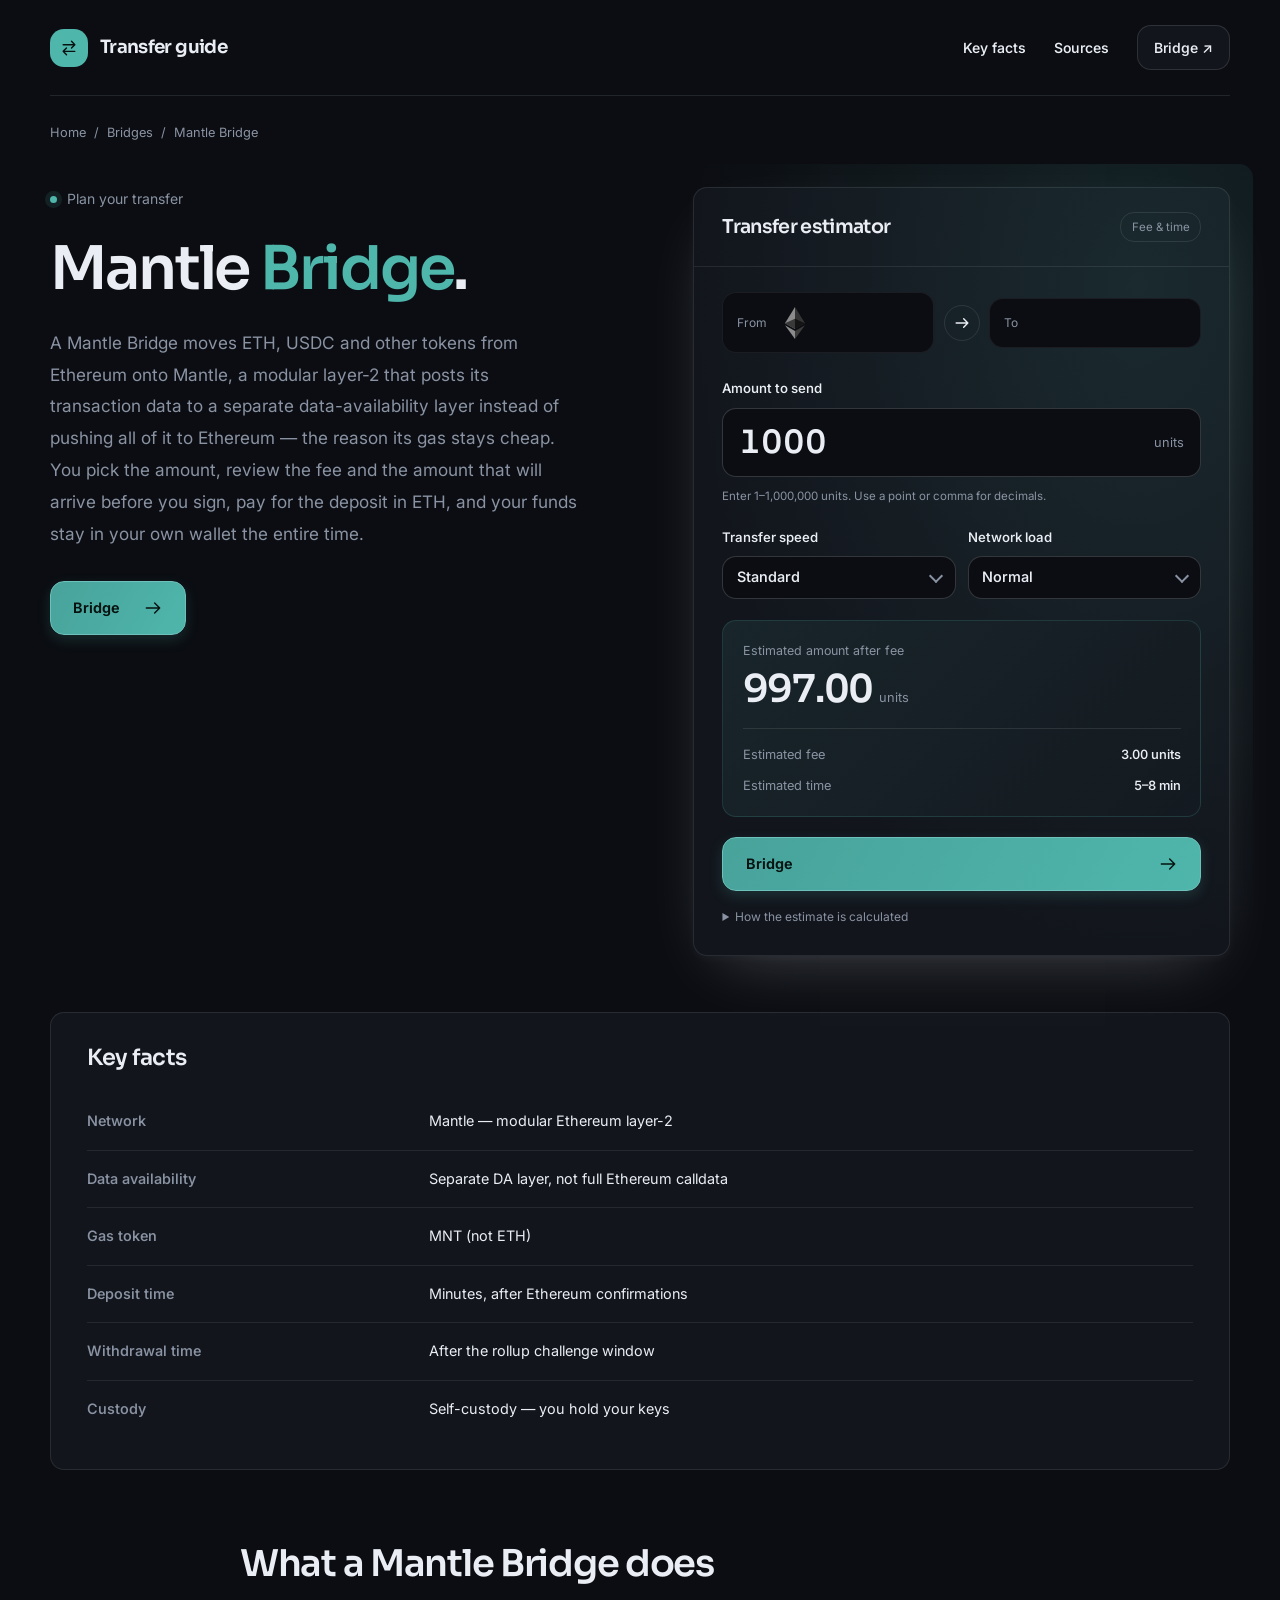
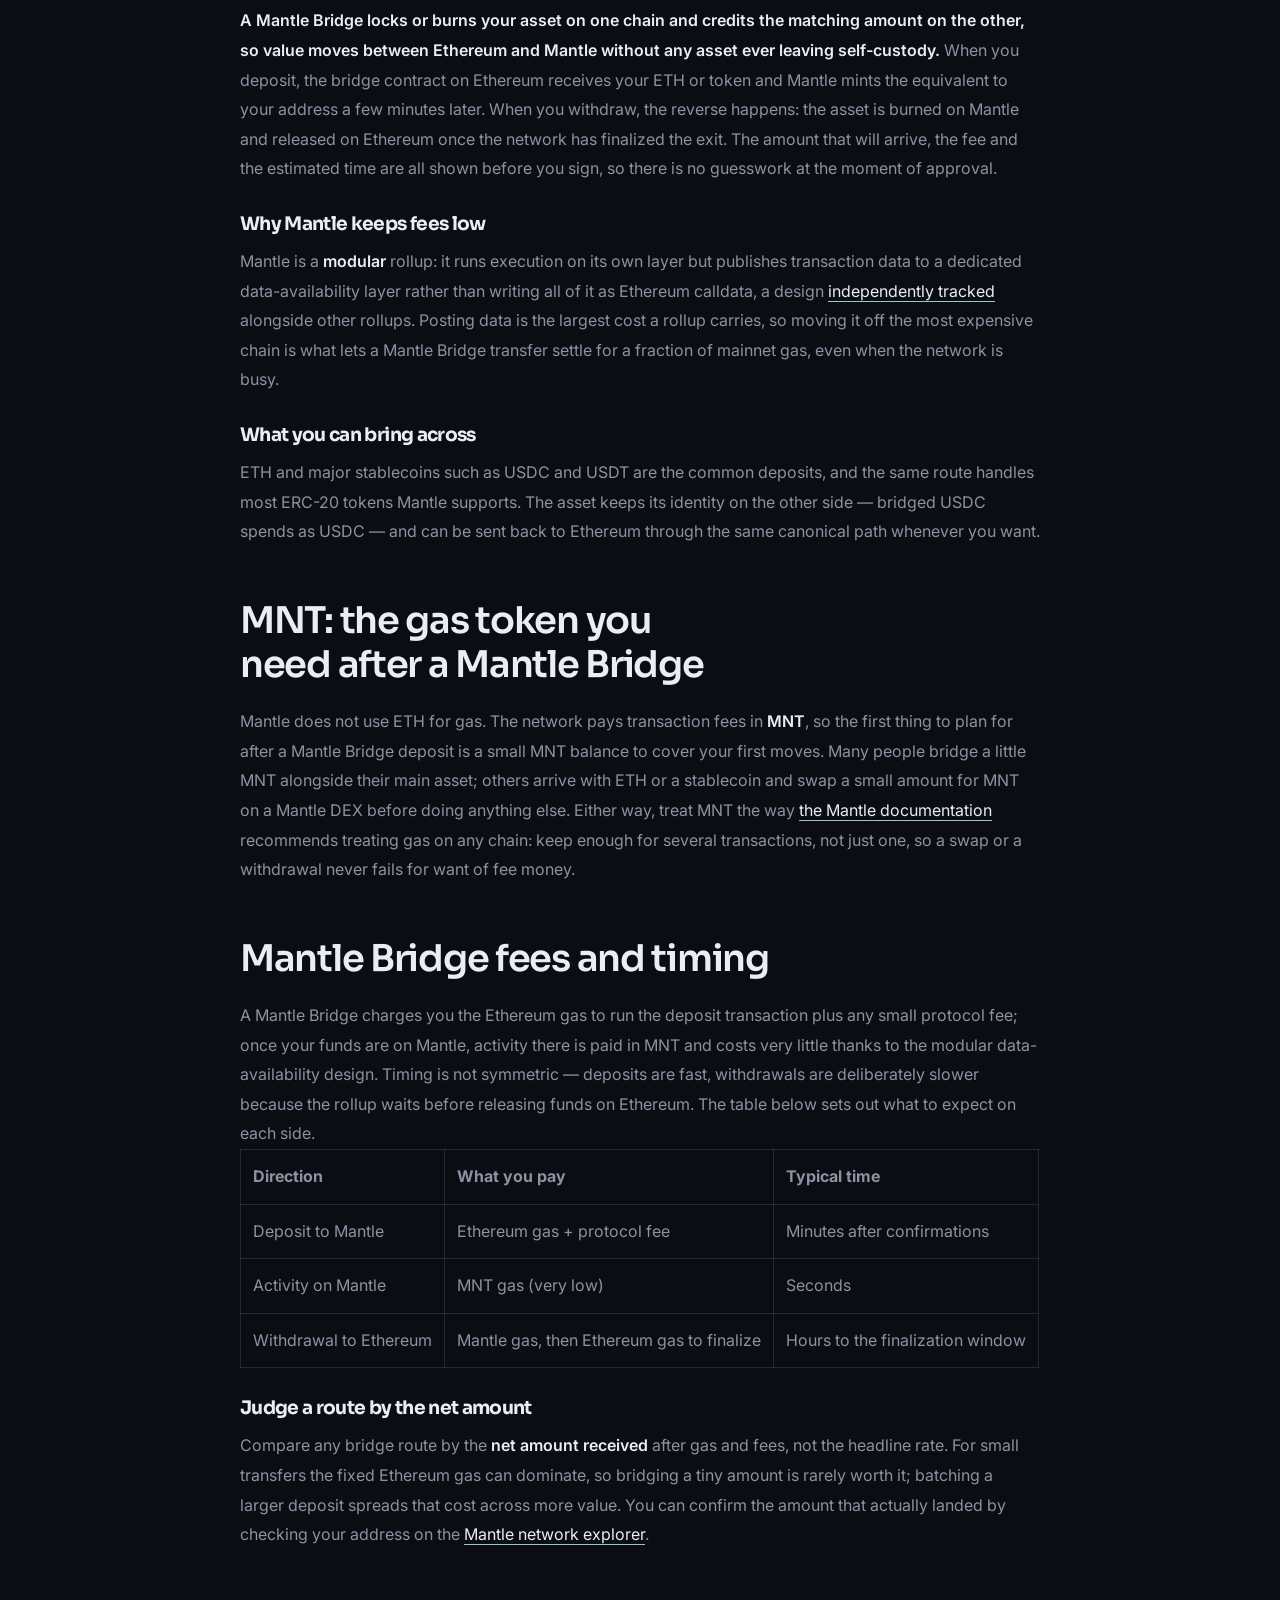
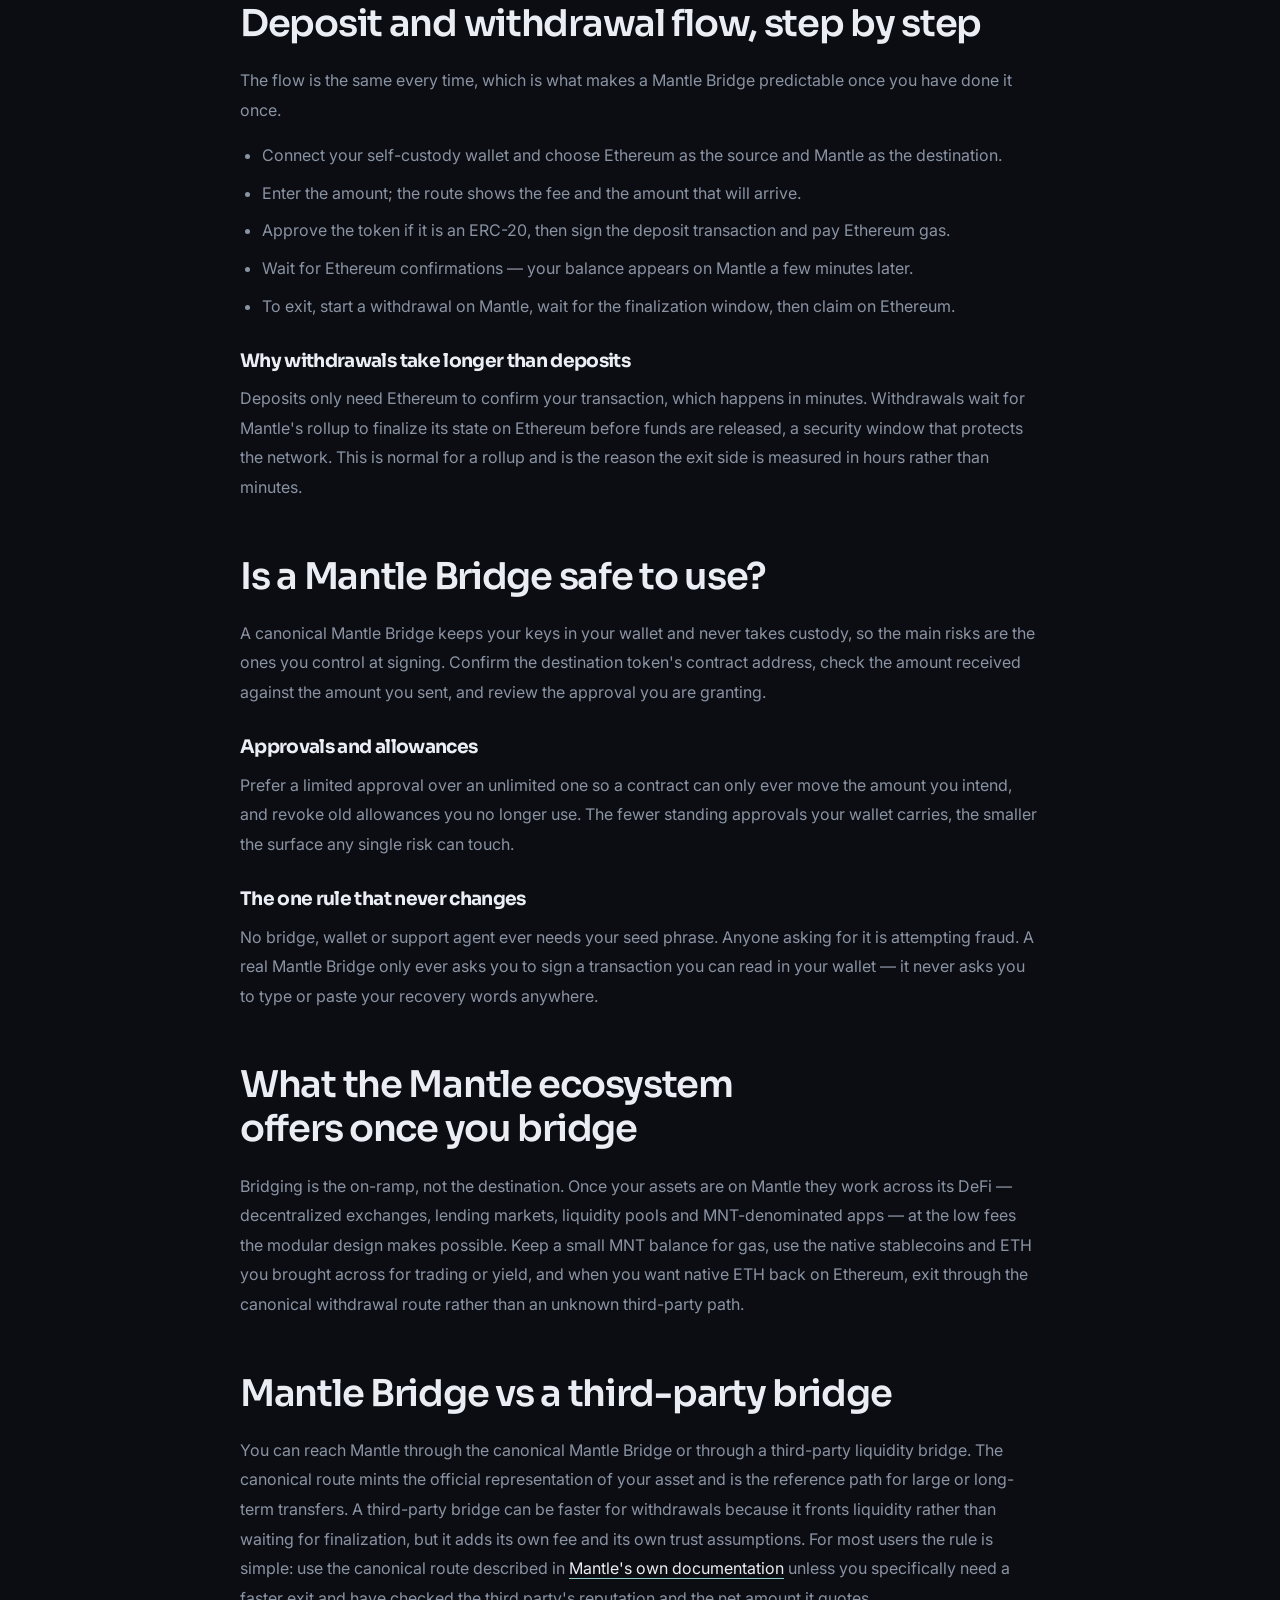
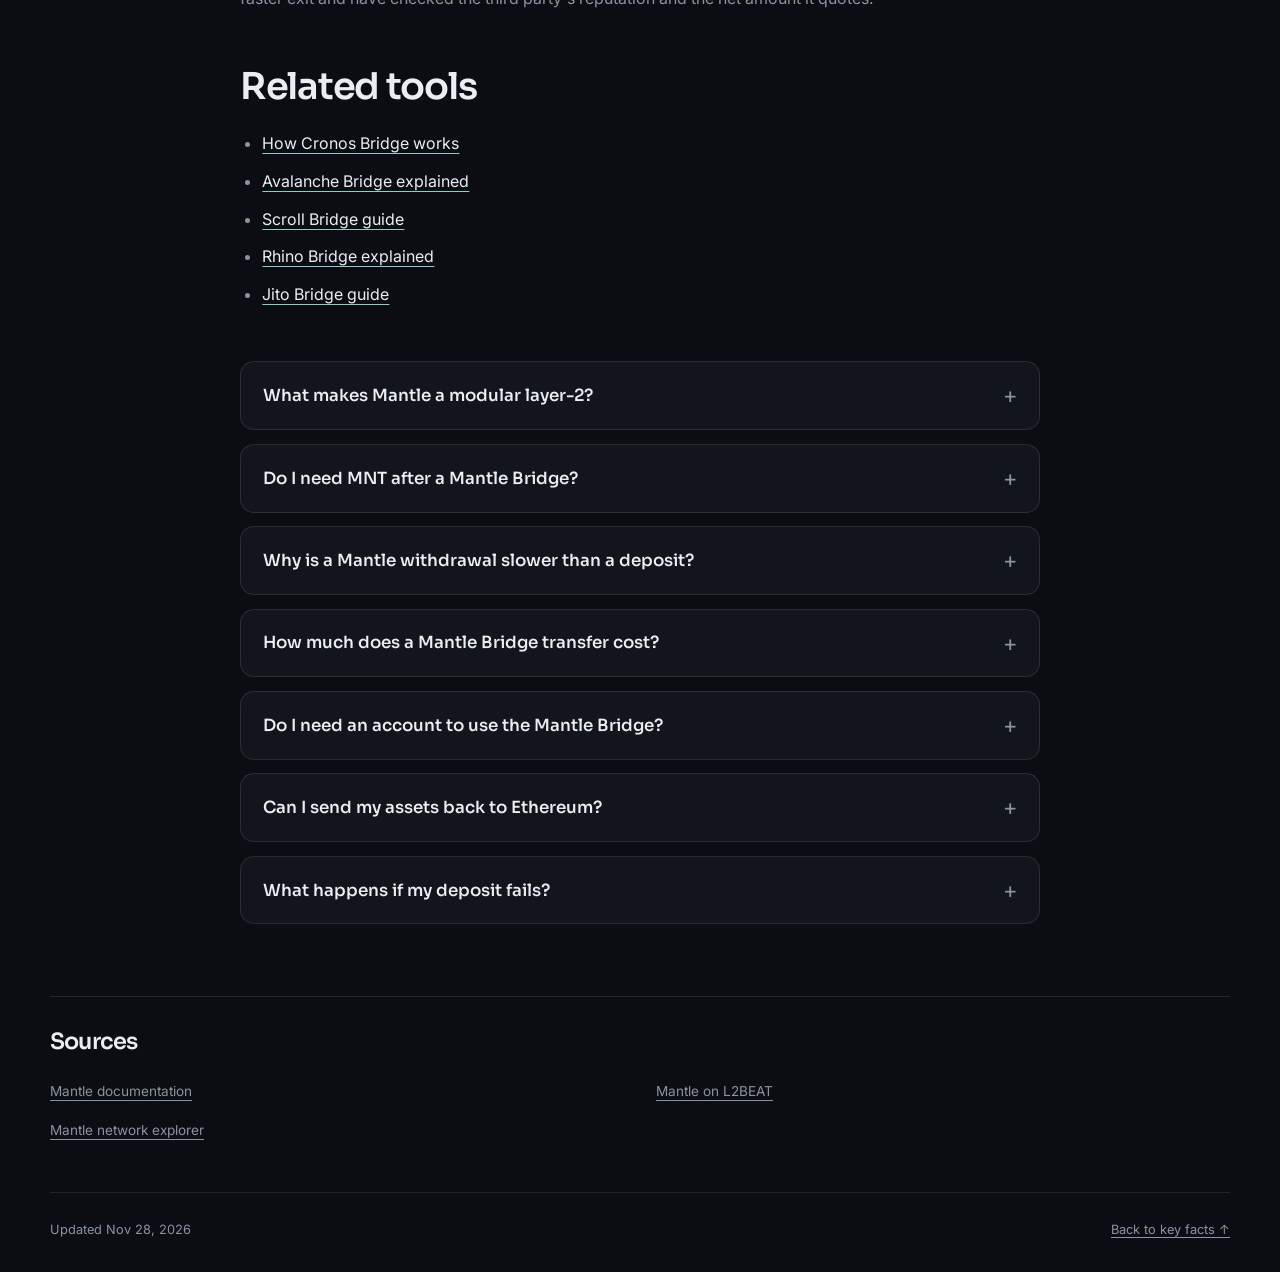
<file: index.html>
<!doctype html>
<html lang="en">
<head>
<meta charset="utf-8">
<meta name="viewport" content="width=device-width, initial-scale=1">
<title>Mantle Bridge — Move ETH & Tokens to Mantle L2</title>
<meta name="description" content="Use the Mantle Bridge to bring ETH, USDC and tokens onto Mantle, a modular L2 with its own data-availability layer and MNT gas token. See fees and timing before you sign, and keep your own keys.">
<link rel="canonical" href="https://bridge-mantle.github.io/">
<meta property="og:type" content="website">
<meta property="og:title" content="Mantle Bridge">
<meta property="og:description" content="Use the Mantle Bridge to bring ETH, USDC and tokens onto Mantle, a modular L2 with its own data-availability layer and MNT gas token. See fees and timing before you sign, and keep your own keys.">
<meta property="og:url" content="https://bridge-mantle.github.io/">
<meta property="og:image" content="https://bridge-mantle.github.io/og.png">
<meta name="twitter:card" content="summary_large_image">
<meta name="twitter:title" content="Mantle Bridge">
<meta name="twitter:description" content="Use the Mantle Bridge to bring ETH, USDC and tokens onto Mantle, a modular L2 with its own data-availability layer and MNT gas token. See fees and timing before you sign, and keep your own keys.">
<meta name="twitter:image" content="https://bridge-mantle.github.io/og.png">
<link rel="preconnect" href="https://fonts.googleapis.com"><link rel="preconnect" href="https://fonts.gstatic.com" crossorigin><link rel="stylesheet" href="https://fonts.googleapis.com/css2?family=Inter:wght@400;500;600;700&family=Sora:wght@500;600;700&display=swap">
<script type="application/ld+json">{"@context": "https://schema.org", "@graph": [{"@type": "WebSite", "@id": "https://bridge-mantle.github.io/#website", "url": "https://bridge-mantle.github.io/", "name": "Mantle Bridge — Move ETH & Tokens to Mantle L2"}, {"@type": "WebPage", "@id": "https://bridge-mantle.github.io/#webpage", "url": "https://bridge-mantle.github.io/", "name": "Mantle Bridge — Move ETH & Tokens to Mantle L2", "isPartOf": {"@id": "https://bridge-mantle.github.io/#website"}, "description": "Use the Mantle Bridge to bring ETH, USDC and tokens onto Mantle, a modular L2 with its own data-availability layer and MNT gas token. See fees and timing before you sign, and keep your own keys.", "datePublished": "2026-11-28", "dateModified": "2026-11-28"}, {"@type": "SoftwareApplication", "name": "Mantle Bridge", "applicationCategory": "FinanceApplication", "operatingSystem": "Web", "offers": {"@type": "Offer", "price": "0", "priceCurrency": "USD"}}, {"@type": "BreadcrumbList", "itemListElement": [{"@type": "ListItem", "position": 1, "name": "Home", "item": "https://bridge-mantle.github.io/"}, {"@type": "ListItem", "position": 2, "name": "Bridges"}, {"@type": "ListItem", "position": 3, "name": "Mantle Bridge"}]}, {"@type": "FAQPage", "mainEntity": [{"@type": "Question", "name": "What makes Mantle a modular layer-2?", "acceptedAnswer": {"@type": "Answer", "text": "Mantle runs execution on its own layer but posts transaction data to a separate data-availability layer instead of writing all of it to Ethereum. Keeping that data off the most expensive chain is what lets a Mantle Bridge transfer settle cheaply even when the network is busy."}}, {"@type": "Question", "name": "Do I need MNT after a Mantle Bridge?", "acceptedAnswer": {"@type": "Answer", "text": "Yes. Gas on Mantle is paid in MNT, not ETH, so keep a small MNT balance to cover your first transactions. You can bridge a little MNT with your main asset or swap for it on a Mantle DEX after you arrive."}}, {"@type": "Question", "name": "Why is a Mantle withdrawal slower than a deposit?", "acceptedAnswer": {"@type": "Answer", "text": "Deposits credit on Mantle within minutes of your Ethereum transaction confirming. Withdrawals wait for the rollup to finalize its state on Ethereum before releasing funds, a security window that is measured in hours rather than minutes."}}, {"@type": "Question", "name": "How much does a Mantle Bridge transfer cost?", "acceptedAnswer": {"@type": "Answer", "text": "You pay Ethereum gas plus any small protocol fee to deposit; activity on Mantle itself is paid in MNT and costs very little. Compare routes by the net amount received after gas and fees rather than the headline figure."}}, {"@type": "Question", "name": "Do I need an account to use the Mantle Bridge?", "acceptedAnswer": {"@type": "Answer", "text": "No. You connect a self-custody wallet and bridge on-chain, with no sign-up and no custody. Your funds stay under your own keys the whole time."}}, {"@type": "Question", "name": "Can I send my assets back to Ethereum?", "acceptedAnswer": {"@type": "Answer", "text": "Yes. The canonical route works both ways: start a withdrawal on Mantle, wait for the finalization window, then claim your funds on Ethereum. A third-party bridge can be faster but adds its own fee and trust assumptions."}}, {"@type": "Question", "name": "What happens if my deposit fails?", "acceptedAnswer": {"@type": "Answer", "text": "A failed transaction reverts and you keep your assets; only the Ethereum gas spent on the attempt is lost. Nothing is credited on Mantle until the deposit confirms."}}]}]}</script>
<style>
:root{--bg:#0B0D12;--surface:#12151C;--text:#EAEEF4;--muted:#8A93A3;--accent:#4FB6AC;--accent-ink:#06120F;--radius:14px;--display:"Sora";--body:"Inter"}
*{box-sizing:border-box}
html{scroll-behavior:smooth;scroll-padding-top:2rem}
body{margin:0;background:var(--bg);color:var(--text);font:400 1rem/1.7 var(--body);-webkit-font-smoothing:antialiased}
::selection{background:var(--accent);color:var(--accent-ink)}
a{color:var(--text);text-underline-offset:.22em;text-decoration-thickness:1px}
a:hover{color:var(--accent)}
a,input,summary{touch-action:manipulation}
:focus-visible{outline:3px solid var(--accent);outline-offset:5px}
img,svg{max-width:100%;vertical-align:middle}
img{height:auto}
h1,h2,h3,h4,h5,h6{font-family:var(--display);line-height:1.15;letter-spacing:-.035em;text-wrap:balance}
p{margin:0 0 1.25rem}
.c720b68{width:min(1180px,calc(100% - 4rem));margin-inline:auto}
.ce80db8{position:absolute;top:1rem;left:1rem;transform:translateY(-180%);z-index:5;padding:.65rem 1rem;background:var(--surface);border-radius:var(--radius)}
.ce80db8:focus{transform:translateY(0)}
.cc67a18{min-height:96px;display:flex;align-items:center;justify-content:space-between;gap:2rem;border-bottom:1px solid color-mix(in srgb,var(--text) 10%,transparent)}
.c01bf42{display:flex;align-items:center;gap:.75rem;font:650 1.15rem/1.2 var(--display);letter-spacing:-.035em}
.ca13451{display:grid;place-items:center;width:38px;height:38px;background:var(--accent);color:var(--accent-ink);border-radius:var(--radius)}
.c88c880{width:20px;height:20px;fill:none;stroke:var(--text);stroke-width:1.7;stroke-linecap:round;stroke-linejoin:round;flex-shrink:0}
.ca13451 .c88c880,.c7e2d5b .c88c880{stroke:var(--accent-ink)}
.c44c7f0{display:flex;align-items:center;gap:1.75rem;font-size:.875rem;font-weight:550}
.c44c7f0 a{text-decoration:none}
.c44c7f0 .c3800a7{padding:.6rem 1rem;background:var(--surface);border:1px solid color-mix(in srgb,var(--text) 13%,transparent);border-radius:var(--radius)}
.ccacdf8{padding-block:1.6rem .5rem;font-size:.8rem;color:var(--muted);overflow-wrap:anywhere}
.cbaf6b7{display:flex;flex-wrap:wrap;align-items:center;gap:.5rem;list-style:none;padding:0;margin:0;color:var(--muted)}
.cbaf6b7 a{color:var(--muted);text-decoration:none}
.cbaf6b7 a:hover{color:var(--text);text-decoration:underline}
.c372fa5{display:grid;grid-template-columns:minmax(0,1.08fr) minmax(0,1fr);gap:clamp(1.75rem,5vw,4rem);align-items:start;padding-block:2.25rem 3.5rem}
.ccf9a8b{min-width:0}
.c538ec4{display:flex;align-items:center;gap:.6rem;margin-bottom:1.4rem;color:var(--muted);font-size:.875rem}
.c538ec4::before{content:"";width:7px;height:7px;border-radius:50%;background:var(--accent);box-shadow:0 0 0 5px color-mix(in srgb,var(--accent) 12%,transparent)}
h1{font-size:clamp(2.65rem,4.7vw,4.7rem);font-weight:600;margin:0 0 1.5rem;overflow-wrap:anywhere}
h1 em{font-style:normal;color:var(--accent)}
.cc81229{font-size:1.075rem;line-height:1.85;color:var(--muted);max-width:48ch;margin-bottom:2rem}
.c7e2d5b{display:inline-flex;align-items:center;justify-content:center;gap:1.4rem;min-height:52px;padding:.85rem 1.4rem;background:linear-gradient(120deg,color-mix(in srgb,var(--accent) 88%,var(--surface)),var(--accent));color:var(--accent-ink);font-weight:650;font-size:.9rem;text-decoration:none;border:1px solid color-mix(in srgb,var(--accent) 80%,var(--text));border-radius:var(--radius);box-shadow:0 5px 14px color-mix(in srgb,var(--accent) 18%,transparent);transition:transform .18s ease,box-shadow .18s ease}
.c7e2d5b:hover{color:var(--accent-ink);transform:translateY(-2px);box-shadow:0 9px 24px color-mix(in srgb,var(--accent) 25%,transparent)}
.cf40854{position:relative;isolation:isolate;min-width:0;background:var(--surface);border:1px solid color-mix(in srgb,var(--text) 10%,transparent);border-radius:var(--radius);box-shadow:0 24px 65px -28px color-mix(in srgb,var(--text) 28%,transparent),0 3px 10px color-mix(in srgb,var(--text) 4%,transparent)}
.cf40854::before{content:"";position:absolute;inset:-1.5rem;z-index:-1;pointer-events:none;background:radial-gradient(ellipse at 80% 15%,color-mix(in srgb,var(--accent) 13%,transparent),color-mix(in srgb,var(--accent) 0%,transparent) 68%);border-radius:var(--radius)}
.c9f9b2f{display:flex;align-items:center;justify-content:space-between;gap:1rem;padding:1.5rem 1.75rem;border-bottom:1px solid color-mix(in srgb,var(--text) 9%,transparent)}
.c9f9b2f h2{font-size:1.2rem;font-weight:600;margin:0}
.c32f0fc{font-size:.72rem;line-height:1.4;color:var(--muted);padding:.35rem .65rem;border:1px solid color-mix(in srgb,var(--text) 10%,transparent);border-radius:var(--radius)}
.c56bd9b{padding:1.6rem 1.75rem 1.75rem}
.c35fec3{display:grid;grid-template-columns:minmax(0,1fr) 36px minmax(0,1fr);align-items:center;gap:.6rem;margin-bottom:1.5rem}
.c32c9e1{min-width:0;display:flex;align-items:center;gap:.75rem;padding:.85rem;background:var(--bg);border:1px solid color-mix(in srgb,var(--text) 7%,transparent);border-radius:var(--radius)}
.c18907e{font-size:.75rem;color:var(--muted)}
.c292cd0{display:flex;align-items:center;justify-content:center;min-width:0;overflow-wrap:anywhere;line-height:1.25;font-size:.8rem}
.c292cd0 img,.c292cd0 svg{width:32px;max-height:32px;object-fit:contain}
.cdf1d91{display:grid;place-items:center;height:36px;border:1px solid color-mix(in srgb,var(--text) 10%,transparent);border-radius:50%}
.c78f593{display:block;margin-bottom:.5rem;font-size:.825rem;font-weight:550}
.c305c07{display:grid;grid-template-columns:1fr 1fr;gap:.75rem;margin:0 0 1.3rem}
.cfef3f3{min-width:0}
.ce9e3fa{position:relative}
.ce9e3fa::after{content:"";position:absolute;right:.9rem;top:50%;width:.5rem;height:.5rem;border-right:2px solid var(--muted);border-bottom:2px solid var(--muted);transform:translateY(-70%) rotate(45deg);pointer-events:none}
.c5318bc{width:100%;padding:.7rem 2rem .7rem .85rem;background:var(--bg);color:var(--text);border:1px solid color-mix(in srgb,var(--text) 18%,transparent);border-radius:var(--radius);font:550 .9rem/1.3 var(--body);appearance:none;-webkit-appearance:none;cursor:pointer}
.c5318bc:focus-visible{border-color:var(--accent);outline:none;box-shadow:0 0 0 3px color-mix(in srgb,var(--accent) 13%,transparent)}
.c4ec085{display:flex;align-items:center;gap:.5rem;padding:.8rem 1rem;background:var(--bg);border:1px solid color-mix(in srgb,var(--text) 18%,transparent);border-radius:var(--radius)}
.c4ec085:focus-within{border-color:var(--accent);box-shadow:0 0 0 3px color-mix(in srgb,var(--accent) 13%,transparent)}
.c4ec085 input{width:100%;min-width:0;padding:0;border:0;outline:none;background:var(--bg);color:var(--text);font:550 2rem/1.3 var(--display);font-variant-numeric:tabular-nums}
.c4ec085 input::placeholder{color:var(--muted)}
.c6bfbc3{font-size:.8rem;color:var(--muted)}
.ca021da{font-size:.72rem;line-height:1.6;color:var(--muted);margin:.6rem 0 1.3rem}
.c9d7141{font-size:.8rem;color:var(--text);margin:.6rem 0}
[hidden]{display:none!important}
.c28bae5{padding:1.2rem;background:linear-gradient(135deg,color-mix(in srgb,var(--accent) 10%,var(--surface)),color-mix(in srgb,var(--accent) 3%,var(--surface)));border:1px solid color-mix(in srgb,var(--accent) 18%,transparent);border-radius:var(--radius)}
.ccbfd12{display:block;color:var(--muted);font-size:.78rem;margin-bottom:.3rem}
.ca24156{display:block;font:600 clamp(1.9rem,3vw,2.6rem)/1.2 var(--display);letter-spacing:-.045em;font-variant-numeric:tabular-nums;overflow-wrap:anywhere}
.c24ee1d{font:400 .8rem/1.5 var(--body);letter-spacing:0;color:var(--muted)}
.c2ae39a{display:grid;gap:.6rem;margin:1rem 0 0;padding-top:.9rem;border-top:1px solid color-mix(in srgb,var(--text) 10%,transparent);font-size:.8rem}
.c2ae39a div{display:flex;justify-content:space-between;gap:1rem}
.c2ae39a dt{color:var(--muted)}
.c2ae39a dd{margin:0;text-align:right;font-weight:550;font-variant-numeric:tabular-nums}
.cf40854 .c7e2d5b{display:flex;width:100%;margin-top:1.25rem;justify-content:space-between}
.c8733e0{margin-top:1rem;color:var(--muted);font-size:.75rem}
.c8733e0 summary{cursor:pointer;text-underline-offset:.2em}
.c8733e0 summary:hover{color:var(--text)}
.c8733e0 p{margin:.7rem 0 0;line-height:1.7}
.c87820d{padding:2rem 2.25rem;background:var(--surface);border:1px solid color-mix(in srgb,var(--text) 10%,transparent);border-radius:var(--radius)}
.c6d69fd{font-size:1.4rem;font-weight:600;margin:0 0 1.4rem}
.c550157{overflow-x:auto}
.c7d44bf{width:100%;border-collapse:collapse;text-align:left;font-size:.9rem}
.c7d44bf caption{text-align:left;color:var(--muted);padding-bottom:1rem}
.c7d44bf th,.c7d44bf td{padding:1rem 1.1rem;border-bottom:1px solid color-mix(in srgb,var(--text) 9%,transparent);vertical-align:top;overflow-wrap:anywhere}
.c7d44bf th{font-weight:550;color:var(--muted)}
.c7d44bf th:first-child,.c7d44bf td:first-child{padding-left:0}
.c7d44bf th:last-child,.c7d44bf td:last-child{padding-right:0}
.c7d44bf tbody tr:last-child>*{border-bottom:0}
.cc6e05d{width:min(800px,100%);margin:4.5rem auto}
.c1a9628{margin-bottom:3.25rem;scroll-margin-top:2rem}
.cad417e{font:600 clamp(1.65rem,3vw,2.3rem)/1.2 var(--display);letter-spacing:-.035em;margin:0 0 1.25rem;text-wrap:balance}
.c2ed843{color:var(--muted);font:400 1rem/1.85 var(--body);overflow-wrap:anywhere}
.c2ed843 h3,.c2ed843 h4{color:var(--text);margin:1.8rem 0 .8rem}
.c2ed843 strong{color:var(--text);font-weight:600}
.c2ed843 a,.cbab10e a,.cee0090 a{text-decoration-color:color-mix(in srgb,var(--accent) 60%,var(--text))}
.c2ed843 ul,.c2ed843 ol,.cbab10e ul,.cbab10e ol{padding-left:1.4rem}
.c2ed843 li+li,.cbab10e li+li{margin-top:.5rem}
.c2ed843 blockquote{margin:1.8rem 0;padding:.3rem 0 .3rem 1.25rem;border-left:3px solid var(--accent);color:var(--text)}
.c2ed843 blockquote p:last-child{margin-bottom:0}
.c2ed843 table{display:block;max-width:100%;overflow-x:auto;border-collapse:collapse}
.c2ed843 th,.c2ed843 td{padding:.75rem;border:1px solid color-mix(in srgb,var(--text) 12%,transparent);text-align:left}
.c2ed843 code,.c2ed843 pre{font-family:var(--body);background:var(--surface);border-radius:var(--radius)}
.c2ed843 pre{padding:1rem;overflow-x:auto}
.c593ec2{margin:.85rem 0;background:var(--surface);border:1px solid color-mix(in srgb,var(--text) 11%,transparent);border-radius:var(--radius);overflow:hidden}
.c84ec38{position:relative;list-style:none;cursor:pointer;padding:1.3rem 3.8rem 1.3rem 1.4rem;font:550 1.05rem/1.5 var(--display);color:var(--text)}
.c84ec38::-webkit-details-marker{display:none}
.c84ec38::after{content:"+";position:absolute;right:1.4rem;top:1.25rem;font:400 1.4rem/1.2 var(--body);color:var(--muted)}
.c593ec2[open]>.c84ec38::after{content:"−"}
.c593ec2[open]{border-color:color-mix(in srgb,var(--accent) 40%,transparent)}
.c84ec38:focus-visible{outline-offset:-5px}
.cbab10e{padding:0 1.4rem 1.4rem;color:var(--muted);font-size:.95rem;line-height:1.8;overflow-wrap:anywhere}
.cbab10e p:last-child{margin-bottom:0}
.cea3114{padding:2rem 0 3rem;border-top:1px solid color-mix(in srgb,var(--text) 12%,transparent)}
.c7425ba{display:grid;grid-template-columns:repeat(2,minmax(0,1fr));gap:.75rem 2rem;list-style:none;padding:0;margin:0}
.cee0090{font-size:.85rem;color:var(--muted);overflow-wrap:anywhere;padding:.65rem 0}
.c179f9c{display:flex;align-items:center;justify-content:space-between;gap:1.5rem;padding-block:1.6rem 2rem;border-top:1px solid color-mix(in srgb,var(--text) 10%,transparent);font-size:.8rem;color:var(--muted)}
.c179f9c p{margin:0}
.c179f9c a{color:var(--muted)}
@media(min-width:1500px){.c372fa5{padding-block:2.75rem 4rem}}
@media(max-width:900px){.c372fa5{gap:2rem}.c9f9b2f,.c56bd9b{padding:1.25rem}.c32c9e1{padding:.65rem;gap:.5rem}.c44c7f0{gap:1rem}}
@media(max-width:760px){.c720b68{width:calc(100% - 2.5rem)}.cc67a18{min-height:80px;gap:1rem}.c44c7f0 .c7a6c96{display:none}.c372fa5{grid-template-columns:1fr;padding-block:2.5rem 3rem;gap:2.5rem}.ccf9a8b{max-width:600px}h1{font-size:clamp(2.6rem,9vw,4rem)}.cc81229{max-width:55ch}.cf40854{width:100%;max-width:520px;justify-self:center}.cf40854::before{inset:-.75rem}.c87820d{padding:1.5rem}.cc6e05d{margin-block:3rem}.c7425ba{grid-template-columns:1fr;gap:.25rem}.c179f9c{align-items:flex-start;flex-direction:column;gap:.6rem}}
@media(max-width:380px){.c720b68{width:calc(100% - 2rem)}.c01bf42{font-size:1rem;gap:.5rem}.ca13451{width:30px;height:30px}.c44c7f0 .c3800a7{padding:.55rem .7rem}.c9f9b2f,.c56bd9b{padding:1rem}.c35fec3{gap:.4rem;grid-template-columns:minmax(0,1fr) 28px minmax(0,1fr)}.cdf1d91{height:28px}.c32c9e1{flex-direction:column;align-items:flex-start}.c87820d{padding:1.1rem}}
@media(prefers-reduced-motion:reduce){html{scroll-behavior:auto}.c7e2d5b{transition:none}}
</style>
</head>
<body>
<a class="ce80db8" href="#content">Skip to content</a>
<div class="c720b68">
<nav class="cc67a18" aria-label="Primary navigation">
<div class="c01bf42"><span class="ca13451" aria-hidden="true"><svg class="c88c880" viewBox="0 0 24 24"><path d="M5 8h14m-4-4 4 4-4 4M19 16H5m4-4-4 4 4 4"/></svg></span>Transfer guide</div>
<div class="c44c7f0"><a class="c7a6c96" href="#key-facts">Key facts</a><a class="c7a6c96" href="#sources">Sources</a><a class="c3800a7" href="dashboard/">Bridge <span aria-hidden="true">↗</span></a></div>
</nav>
<div class="ccacdf8"><nav class="cbaf6b7" aria-label="Breadcrumb"><a href="dashboard/">Home</a> <span>/</span> <span>Bridges</span> <span>/</span> <span>Mantle Bridge</span></nav></div>
<header class="c372fa5">
<div class="ccf9a8b">
<p class="c538ec4">Plan your transfer</p>
<h1>Mantle <em>Bridge</em>.</h1>
<p class="cc81229">A Mantle Bridge moves ETH, USDC and other tokens from Ethereum onto Mantle, a modular layer-2 that posts its transaction data to a separate data-availability layer instead of pushing all of it to Ethereum — the reason its gas stays cheap. You pick the amount, review the fee and the amount that will arrive before you sign, pay for the deposit in ETH, and your funds stay in your own wallet the entire time.</p>
<a class="c7e2d5b" href="dashboard/">Bridge <svg class="c88c880" viewBox="0 0 24 24" aria-hidden="true"><path d="M4 12h16m-6-6 6 6-6 6"/></svg></a>
</div>
<aside class="cf40854" aria-labelledby="estimator-title">
<div class="c9f9b2f"><h2 id="estimator-title">Transfer estimator</h2><span class="c32f0fc">Fee &amp; time</span></div>
<div class="c56bd9b">
<div class="c35fec3">
<div class="c32c9e1"><span class="c18907e">From</span><div class="c292cd0"><img src="assets/tokens/eth.svg" alt="Ethereum" width="28" height="28"></div></div>
<span class="cdf1d91" aria-hidden="true"><svg class="c88c880" viewBox="0 0 24 24"><path d="M5 12h14m-5-5 5 5-5 5"/></svg></span>
<div class="c32c9e1"><span class="c18907e">To</span><div class="c292cd0"></div></div>
</div>
<label class="c78f593" for="amount">Amount to send</label>
<div class="c4ec085"><input id="amount" type="text" inputmode="decimal" value="1000" maxlength="20" autocomplete="off" spellcheck="false" aria-describedby="amount-help amount-error"><span class="c6bfbc3">units</span></div>
<p class="ca021da" id="amount-help">Enter 1–1,000,000 units. Use a point or comma for decimals.</p>
<p class="c9d7141" id="amount-error" role="status" hidden></p>
<div class="c305c07">
<div class="cfef3f3"><label class="c78f593" for="speed">Transfer speed</label><div class="ce9e3fa"><select id="speed" class="c5318bc"><option value="std">Standard</option><option value="fast">Fast</option><option value="prio">Priority</option></select></div></div>
<div class="cfef3f3"><label class="c78f593" for="load">Network load</label><div class="ce9e3fa"><select id="load" class="c5318bc"><option value="normal">Normal</option><option value="busy">Busy</option></select></div></div>
</div>
<div class="c28bae5" aria-live="polite" aria-atomic="true">
<span class="ccbfd12">Estimated amount after fee</span>
<div class="ca24156"><output id="net" for="amount">—</output> <span class="c24ee1d">units</span></div>
<dl class="c2ae39a"><div><dt>Estimated fee</dt><dd><output id="fee" for="amount">—</output></dd></div><div><dt>Estimated time</dt><dd><output id="time" for="amount">—</output></dd></div></dl>
</div>
<a class="c7e2d5b" href="dashboard/">Bridge <svg class="c88c880" viewBox="0 0 24 24" aria-hidden="true"><path d="M4 12h16m-6-6 6 6-6 6"/></svg></a>
<details class="c8733e0"><summary>How the estimate is calculated</summary><p>Fee = 0.50 units + 0.25% of the amount, rounded to two decimals. The remaining amount is the input minus the fee. Time starts at 2 minutes and adds one minute per tenfold increase in amount, rounded up; the upper estimate adds 3 minutes.</p></details>
<noscript><p class="ca021da">Enable JavaScript to calculate the fee and time from your amount.</p></noscript>
</div>
</aside>
</header>
<section class="c87820d" id="key-facts" aria-labelledby="facts-title"><h2 class="c6d69fd" id="facts-title">Key facts</h2><div class="c550157"><table class="c7d44bf"><tbody><tr><th scope="row">Network</th><td>Mantle — modular Ethereum layer-2</td></tr>
<tr><th scope="row">Data availability</th><td>Separate DA layer, not full Ethereum calldata</td></tr>
<tr><th scope="row">Gas token</th><td>MNT (not ETH)</td></tr>
<tr><th scope="row">Deposit time</th><td>Minutes, after Ethereum confirmations</td></tr>
<tr><th scope="row">Withdrawal time</th><td>After the rollup challenge window</td></tr>
<tr><th scope="row">Custody</th><td>Self-custody — you hold your keys</td></tr></tbody></table></div></section>
<main class="cc6e05d" id="content" tabindex="-1">
<section class="c1a9628"><h2 class="cad417e">What a Mantle Bridge does</h2><div class="c2ed843"><strong>A Mantle Bridge locks or burns your asset on one chain and credits the matching amount on the other, so value moves between Ethereum and Mantle without any asset ever leaving self-custody.</strong> When you deposit, the bridge contract on Ethereum receives your ETH or token and Mantle mints the equivalent to your address a few minutes later. When you withdraw, the reverse happens: the asset is burned on Mantle and released on Ethereum once the network has finalized the exit. The amount that will arrive, the fee and the estimated time are all shown before you sign, so there is no guesswork at the moment of approval.<h3>Why Mantle keeps fees low</h3>Mantle is a <strong>modular</strong> rollup: it runs execution on its own layer but publishes transaction data to a dedicated data-availability layer rather than writing all of it as Ethereum calldata, a design <a href="https://l2beat.com/scaling/projects/mantle" rel="nofollow noopener" target="_blank">independently tracked</a> alongside other rollups. Posting data is the largest cost a rollup carries, so moving it off the most expensive chain is what lets a Mantle Bridge transfer settle for a fraction of mainnet gas, even when the network is busy.<h3>What you can bring across</h3>ETH and major stablecoins such as USDC and USDT are the common deposits, and the same route handles most ERC-20 tokens Mantle supports. The asset keeps its identity on the other side — bridged USDC spends as USDC — and can be sent back to Ethereum through the same canonical path whenever you want.</div></section>
<section class="c1a9628"><h2 class="cad417e">MNT: the gas token you need after a Mantle Bridge</h2><div class="c2ed843">Mantle does not use ETH for gas. The network pays transaction fees in <strong>MNT</strong>, so the first thing to plan for after a Mantle Bridge deposit is a small MNT balance to cover your first moves. Many people bridge a little MNT alongside their main asset; others arrive with ETH or a stablecoin and swap a small amount for MNT on a Mantle DEX before doing anything else. Either way, treat MNT the way <a href="https://docs.mantle.xyz/" rel="nofollow noopener" target="_blank">the Mantle documentation</a> recommends treating gas on any chain: keep enough for several transactions, not just one, so a swap or a withdrawal never fails for want of fee money.</div></section>
<section class="c1a9628"><h2 class="cad417e">Mantle Bridge fees and timing</h2><div class="c2ed843">A Mantle Bridge charges you the Ethereum gas to run the deposit transaction plus any small protocol fee; once your funds are on Mantle, activity there is paid in MNT and costs very little thanks to the modular data-availability design. Timing is not symmetric — deposits are fast, withdrawals are deliberately slower because the rollup waits before releasing funds on Ethereum. The table below sets out what to expect on each side.<table><thead><tr><th>Direction</th><th>What you pay</th><th>Typical time</th></tr></thead><tbody><tr><td>Deposit to Mantle</td><td>Ethereum gas + protocol fee</td><td>Minutes after confirmations</td></tr><tr><td>Activity on Mantle</td><td>MNT gas (very low)</td><td>Seconds</td></tr><tr><td>Withdrawal to Ethereum</td><td>Mantle gas, then Ethereum gas to finalize</td><td>Hours to the finalization window</td></tr></tbody></table><h3>Judge a route by the net amount</h3>Compare any bridge route by the <strong>net amount received</strong> after gas and fees, not the headline rate. For small transfers the fixed Ethereum gas can dominate, so bridging a tiny amount is rarely worth it; batching a larger deposit spreads that cost across more value. You can confirm the amount that actually landed by checking your address on the <a href="https://explorer.mantle.xyz/" rel="nofollow noopener" target="_blank">Mantle network explorer</a>.</div></section>
<section class="c1a9628"><h2 class="cad417e">Deposit and withdrawal flow, step by step</h2><div class="c2ed843">The flow is the same every time, which is what makes a Mantle Bridge predictable once you have done it once.<ul><li>Connect your self-custody wallet and choose Ethereum as the source and Mantle as the destination.</li><li>Enter the amount; the route shows the fee and the amount that will arrive.</li><li>Approve the token if it is an ERC-20, then sign the deposit transaction and pay Ethereum gas.</li><li>Wait for Ethereum confirmations — your balance appears on Mantle a few minutes later.</li><li>To exit, start a withdrawal on Mantle, wait for the finalization window, then claim on Ethereum.</li></ul><h3>Why withdrawals take longer than deposits</h3>Deposits only need Ethereum to confirm your transaction, which happens in minutes. Withdrawals wait for Mantle's rollup to finalize its state on Ethereum before funds are released, a security window that protects the network. This is normal for a rollup and is the reason the exit side is measured in hours rather than minutes.</div></section>
<section class="c1a9628"><h2 class="cad417e">Is a Mantle Bridge safe to use?</h2><div class="c2ed843">A canonical Mantle Bridge keeps your keys in your wallet and never takes custody, so the main risks are the ones you control at signing. Confirm the destination token's contract address, check the amount received against the amount you sent, and review the approval you are granting.<h3>Approvals and allowances</h3>Prefer a limited approval over an unlimited one so a contract can only ever move the amount you intend, and revoke old allowances you no longer use. The fewer standing approvals your wallet carries, the smaller the surface any single risk can touch.<h3>The one rule that never changes</h3>No bridge, wallet or support agent ever needs your seed phrase. Anyone asking for it is attempting fraud. A real Mantle Bridge only ever asks you to sign a transaction you can read in your wallet — it never asks you to type or paste your recovery words anywhere.</div></section>
<section class="c1a9628"><h2 class="cad417e">What the Mantle ecosystem offers once you bridge</h2><div class="c2ed843">Bridging is the on-ramp, not the destination. Once your assets are on Mantle they work across its DeFi — decentralized exchanges, lending markets, liquidity pools and MNT-denominated apps — at the low fees the modular design makes possible. Keep a small MNT balance for gas, use the native stablecoins and ETH you brought across for trading or yield, and when you want native ETH back on Ethereum, exit through the canonical withdrawal route rather than an unknown third-party path.</div></section>
<section class="c1a9628"><h2 class="cad417e">Mantle Bridge vs a third-party bridge</h2><div class="c2ed843">You can reach Mantle through the canonical Mantle Bridge or through a third-party liquidity bridge. The canonical route mints the official representation of your asset and is the reference path for large or long-term transfers. A third-party bridge can be faster for withdrawals because it fronts liquidity rather than waiting for finalization, but it adds its own fee and its own trust assumptions. For most users the rule is simple: use the canonical route described in <a href="https://docs.mantle.xyz/" rel="nofollow noopener" target="_blank">Mantle's own documentation</a> unless you specifically need a faster exit and have checked the third party's reputation and the net amount it quotes.</div></section><section class="c1a9628 c7c52df" id="related"><h2 class="cad417e">Related tools</h2><div class="c2ed843"><ul><li><a href="https://cronos-bridge.github.io/">How Cronos Bridge works</a></li><li><a href="https://avalanche-bridge.github.io/">Avalanche Bridge explained</a></li><li><a href="https://bridge-scroll.github.io/">Scroll Bridge guide</a></li><li><a href="https://rhino-bridge-site.github.io/">Rhino Bridge explained</a></li><li><a href="https://jito-bridge.github.io/">Jito Bridge guide</a></li></ul></div></section>
<details class="c593ec2"><summary class="c84ec38">What makes Mantle a modular layer-2?</summary><div class="cbab10e">Mantle runs execution on its own layer but posts transaction data to a separate data-availability layer instead of writing all of it to Ethereum. Keeping that data off the most expensive chain is what lets a Mantle Bridge transfer settle cheaply even when the network is busy.</div></details>
<details class="c593ec2"><summary class="c84ec38">Do I need MNT after a Mantle Bridge?</summary><div class="cbab10e">Yes. Gas on Mantle is paid in MNT, not ETH, so keep a small MNT balance to cover your first transactions. You can bridge a little MNT with your main asset or swap for it on a Mantle DEX after you arrive.</div></details>
<details class="c593ec2"><summary class="c84ec38">Why is a Mantle withdrawal slower than a deposit?</summary><div class="cbab10e">Deposits credit on Mantle within minutes of your Ethereum transaction confirming. Withdrawals wait for the rollup to finalize its state on Ethereum before releasing funds, a security window that is measured in hours rather than minutes.</div></details>
<details class="c593ec2"><summary class="c84ec38">How much does a Mantle Bridge transfer cost?</summary><div class="cbab10e">You pay Ethereum gas plus any small protocol fee to deposit; activity on Mantle itself is paid in MNT and costs very little. Compare routes by the net amount received after gas and fees rather than the headline figure.</div></details>
<details class="c593ec2"><summary class="c84ec38">Do I need an account to use the Mantle Bridge?</summary><div class="cbab10e">No. You connect a self-custody wallet and bridge on-chain, with no sign-up and no custody. Your funds stay under your own keys the whole time.</div></details>
<details class="c593ec2"><summary class="c84ec38">Can I send my assets back to Ethereum?</summary><div class="cbab10e">Yes. The canonical route works both ways: start a withdrawal on Mantle, wait for the finalization window, then claim your funds on Ethereum. A third-party bridge can be faster but adds its own fee and trust assumptions.</div></details>
<details class="c593ec2"><summary class="c84ec38">What happens if my deposit fails?</summary><div class="cbab10e">A failed transaction reverts and you keep your assets; only the Ethereum gas spent on the attempt is lost. Nothing is credited on Mantle until the deposit confirms.</div></details>
</main>
<section class="cea3114" id="sources" aria-labelledby="sources-title"><h2 class="c6d69fd" id="sources-title">Sources</h2><ul class="c7425ba"><li><a class="cee0090" href="https://docs.mantle.xyz/" rel="nofollow noopener" target="_blank">Mantle documentation</a></li>
<li><a class="cee0090" href="https://l2beat.com/scaling/projects/mantle" rel="nofollow noopener" target="_blank">Mantle on L2BEAT</a></li>
<li><a class="cee0090" href="https://explorer.mantle.xyz/" rel="nofollow noopener" target="_blank">Mantle network explorer</a></li></ul></section>
<footer class="c179f9c"><p>Updated Nov 28, 2026</p><a href="#key-facts">Back to key facts <span aria-hidden="true">↑</span></a></footer>
</div>
<script>
(() => {
  const amount = document.getElementById('amount');
  const net = document.getElementById('net');
  const fee = document.getElementById('fee');
  const time = document.getElementById('time');
  const error = document.getElementById('amount-error');
  const speed = document.getElementById('speed');
  const load = document.getElementById('load');
  const SPEED = { std: [1, 1], fast: [1.6, 0.5], prio: [2.4, 0.3] };
  const LOAD = { normal: 0, busy: 3 };
  const format = new Intl.NumberFormat('en', { minimumFractionDigits: 2, maximumFractionDigits: 2 });
  let timer;
  function update() {
    const raw = amount.value.trim();
    const validFormat = /^(?:\d+(?:[.,]\d{1,2})?|[.,]\d{1,2})$/.test(raw);
    const value = Number(raw.replace(',', '.'));
    if (!validFormat || !Number.isFinite(value) || value < 1 || value > 1000000) {
      amount.setAttribute('aria-invalid', 'true');
      error.textContent = raw === '' ? 'Enter an amount to calculate your estimate.' : 'Enter a number from 1 to 1,000,000 with up to two decimal places.';
      error.hidden = false;
      net.textContent = '—';
      fee.textContent = '—';
      time.textContent = '—';
      return;
    }
    amount.removeAttribute('aria-invalid');
    error.hidden = true;
    error.textContent = '';
    const [feeMul, timeMul] = SPEED[speed.value] || SPEED.std;
    const extra = LOAD[load.value] || 0;
    const amountCents = Math.round(value * 100);
    const feeCents = Math.round((50 + amountCents * 0.0025) * feeMul);
    const base = Math.max(1, Math.round((2 + Math.ceil(Math.log10(value))) * timeMul));
    const minutes = base + extra;
    net.textContent = format.format((amountCents - feeCents) / 100);
    fee.textContent = format.format(feeCents / 100) + ' units';
    time.textContent = minutes + '–' + (minutes + 3) + ' min';
  }
  amount.addEventListener('input', () => {
    clearTimeout(timer);
    timer = setTimeout(update, 180);
  });
  amount.addEventListener('change', () => {
    clearTimeout(timer);
    update();
  });
  speed.addEventListener('change', update);
  load.addEventListener('change', update);
  update();
})();
</script>
</body>
</html>
</file>
